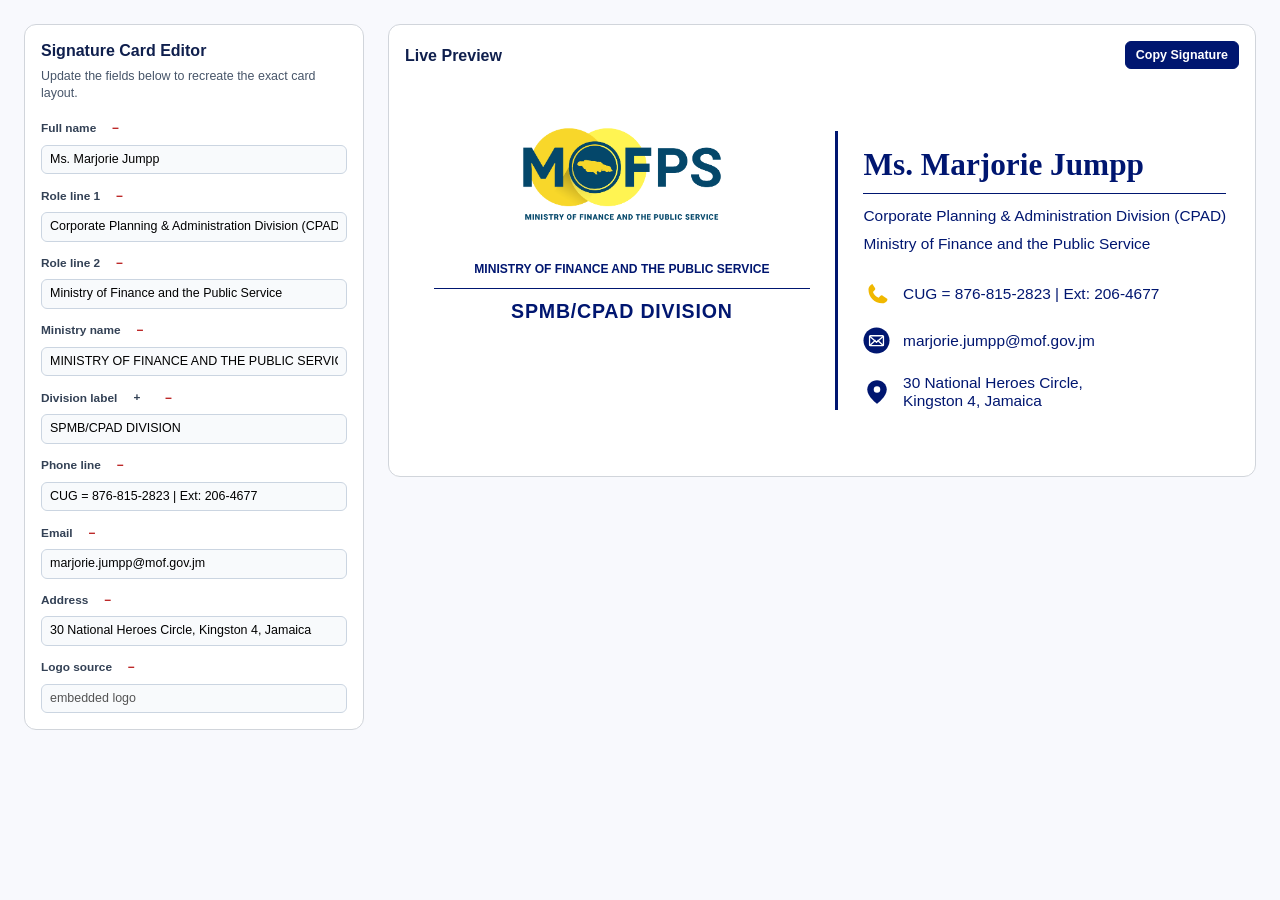
<file: index.html>
<!DOCTYPE html>
<html lang="en">
<head>
  <meta charset="UTF-8" />
  <meta name="viewport" content="width=device-width, initial-scale=1.0" />
  <title>Editable Signature Template</title>
  <link rel="stylesheet" href="signature-template.css" />
</head>
<body>
  <main class="page">
    <section class="editor-panel">
      <h1>Signature Card Editor</h1>
      <p>Update the fields below to recreate the exact card layout.</p>
      <form id="signatureForm">
        <label>
          <div class="label-action-row">
            <span>Full name</span>
            <button type="button" class="remove-field-button" aria-label="Remove field">−</button>
          </div>
          <input type="text" name="name" value="Ms. Marjorie Jumpp" />
        </label>

        <label>
          <div class="label-action-row">
            <span>Role line 1</span>
            <button type="button" class="remove-field-button" aria-label="Remove field">−</button>
          </div>
          <input type="text" name="position" value="Corporate Planning &amp; Administration Division (CPAD)" />
        </label>

        <label>
          <div class="label-action-row">
            <span>Role line 2</span>
            <button type="button" class="remove-field-button" aria-label="Remove field">−</button>
          </div>
          <input type="text" name="organization" value="Ministry of Finance and the Public Service" />
        </label>

        <label>
          <div class="label-action-row">
            <span>Ministry name</span>
            <button type="button" class="remove-field-button" aria-label="Remove field">−</button>
          </div>
          <input type="text" name="ministry" value="MINISTRY OF FINANCE AND THE PUBLIC SERVICE" />
        </label>

        <label class="division-input-row">
          <div class="label-action-row">
            <span>Division label</span>
            <button type="button" class="duplicate-row-button" aria-label="Duplicate division row">+</button>
            <button type="button" class="remove-row-button" aria-label="Remove division row">−</button>
          </div>
          <input type="text" name="division" value="SPMB/CPAD DIVISION" />
        </label>

        <label>
          <div class="label-action-row">
            <span>Phone line</span>
            <button type="button" class="remove-field-button" aria-label="Remove field">−</button>
          </div>
          <input type="text" name="phone" value="CUG = 876-815-2823 | Ext: 206-4677" />
        </label>

        <label>
          <div class="label-action-row">
            <span>Email</span>
            <button type="button" class="remove-field-button" aria-label="Remove field">−</button>
          </div>
          <input type="email" name="email" value="marjorie.jumpp@mof.gov.jm" />
        </label>

        <label>
          <div class="label-action-row">
            <span>Address</span>
            <button type="button" class="remove-field-button" aria-label="Remove field">−</button>
          </div>
          <input type="text" name="address" value="30 National Heroes Circle, Kingston 4, Jamaica" />
        </label>

        <label>
          <div class="label-action-row">
            <span>Logo source</span>
            <button type="button" class="remove-field-button" aria-label="Remove field">−</button>
          </div>
          <input type="text" name="logoPath" value="embedded logo" disabled />
        </label>
      </form>
    </section>

    <section class="preview-panel">
      <div class="preview-header">
        <h2>Live Preview</h2>
        <button class="copy-button" id="copySignatureButton" type="button">Copy Signature</button>
      </div>
      <article class="signature-card">
        <div class="card-inner">
          <div class="card-left">
            <div class="logo-mark">
              <div class="logo-image">
                <img id="logoImg" src="" alt="MOFPS logo" />
              </div>
            </div>
            <p class="ministry" id="ministryText">MINISTRY OF FINANCE AND THE PUBLIC SERVICE</p>
            <div class="section-divider"></div>
            <p class="division" id="divisionText">SPMB/CPAD DIVISION</p>
          </div>

          <div class="vertical-rule"></div>

          <div class="card-right">
            <p class="name" id="nameText">Ms. Marjorie Jumpp</p>
            <div class="title-block">
              <p class="position" id="positionText">Corporate Planning &amp; Administration Division (CPAD)</p>
              <p class="organization" id="organizationText">Ministry of Finance and the Public Service</p>
            </div>
            <div class="contact-list">
              <div class="contact-row">
                <span class="icon icon-phone" aria-hidden="true"></span>
                <span id="phoneText">CUG = 876-815-2823 | Ext: 206-4677</span>
              </div>
              <div class="contact-row">
                <span class="icon icon-email" aria-hidden="true"></span>
                <span id="emailText">marjorie.jumpp@mof.gov.jm</span>
              </div>
              <div class="contact-row">
                <span class="icon icon-location" aria-hidden="true"></span>
                <span id="addressText">30 National Heroes Circle,<br />Kingston 4, Jamaica</span>
              </div>
            </div>
          </div>
        </div>
      </article>
    </section>
  </main>

  <script src="signature-logo-data.js"></script>
  <script src="signature-template.js"></script>
</body>
</html>
</file>
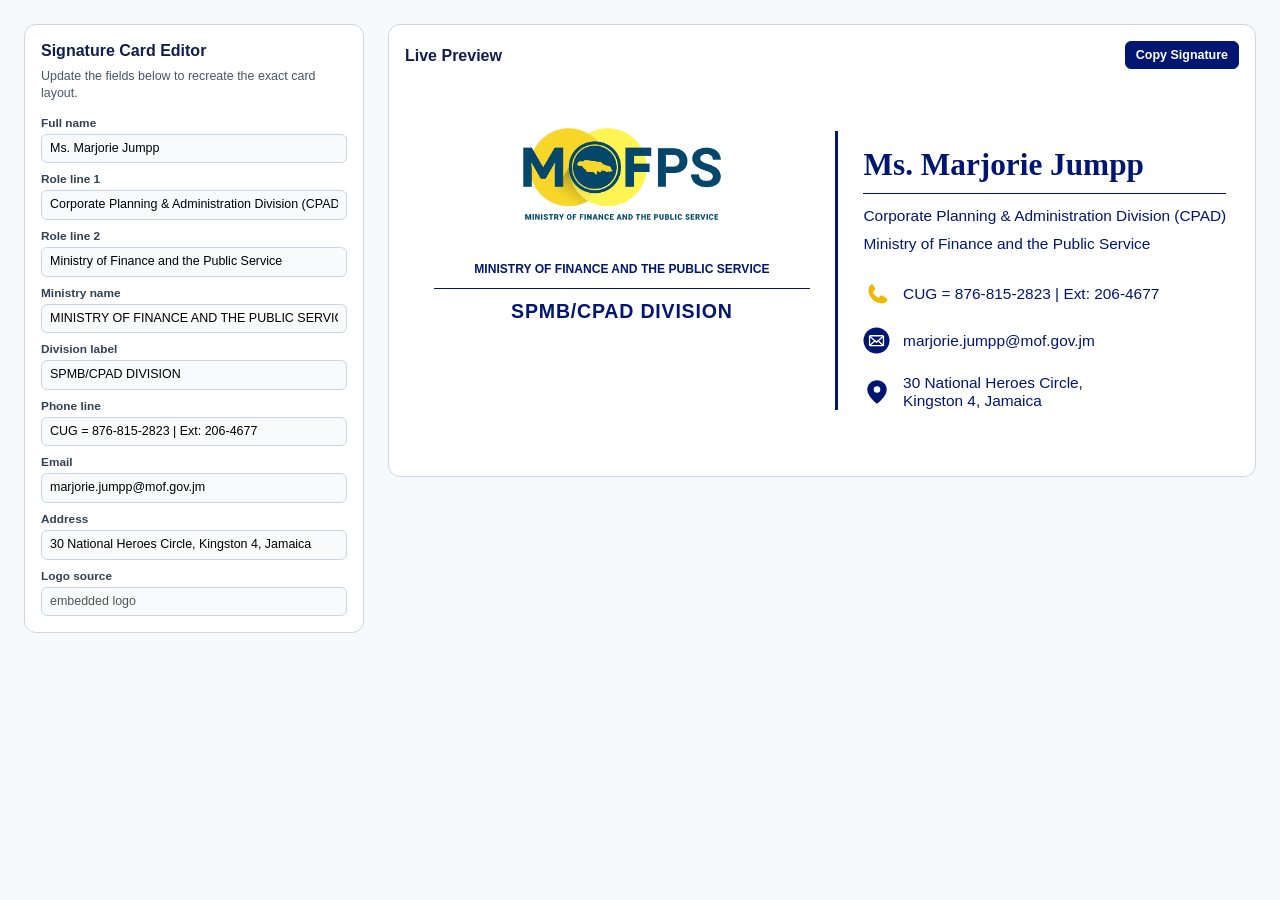
<file: signature-template.html>
<!DOCTYPE html>
<html lang="en">
<head>
  <meta charset="UTF-8" />
  <meta name="viewport" content="width=device-width, initial-scale=1.0" />
  <title>Editable Signature Template</title>
  <link rel="stylesheet" href="signature-template.css" />
</head>
<body>
  <main class="page">
    <section class="editor-panel">
      <h1>Signature Card Editor</h1>
      <p>Update the fields below to recreate the exact card layout.</p>
      <form id="signatureForm">
        <label>
          Full name
          <input type="text" name="name" value="Ms. Marjorie Jumpp" />
        </label>
        <label>
          Role line 1
          <input type="text" name="position" value="Corporate Planning &amp; Administration Division (CPAD)" />
        </label>
        <label>
          Role line 2
          <input type="text" name="organization" value="Ministry of Finance and the Public Service" />
        </label>
        <label>
          Ministry name
          <input type="text" name="ministry" value="MINISTRY OF FINANCE AND THE PUBLIC SERVICE" />
        </label>
        <label>
          Division label
          <input type="text" name="division" value="SPMB/CPAD DIVISION" />
        </label>
        <label>
          Phone line
          <input type="text" name="phone" value="CUG = 876-815-2823 | Ext: 206-4677" />
        </label>
        <label>
          Email
          <input type="email" name="email" value="marjorie.jumpp@mof.gov.jm" />
        </label>
        <label>
          Address
          <input type="text" name="address" value="30 National Heroes Circle, Kingston 4, Jamaica" />
        </label>
        <label>
          Logo source
          <input type="text" name="logoPath" value="embedded logo" disabled />
        </label>
      </form>
    </section>

    <section class="preview-panel">
      <div class="preview-header">
        <h2>Live Preview</h2>
        <button class="copy-button" id="copySignatureButton" type="button">Copy Signature</button>
      </div>
      <article class="signature-card">
        <div class="card-inner">
          <div class="card-left">
            <div class="logo-mark">
              <div class="logo-image">
                <img id="logoImg" src="" alt="MOFPS logo" />
              </div>
            </div>
            <p class="ministry" id="ministryText">MINISTRY OF FINANCE AND THE PUBLIC SERVICE</p>
            <div class="section-divider"></div>
            <p class="division" id="divisionText">SPMB/CPAD DIVISION</p>
          </div>

          <div class="vertical-rule"></div>

          <div class="card-right">
            <p class="name" id="nameText">Ms. Marjorie Jumpp</p>
            <div class="title-block">
              <p class="position" id="positionText">Corporate Planning &amp; Administration Division (CPAD)</p>
              <p class="organization" id="organizationText">Ministry of Finance and the Public Service</p>
            </div>
            <div class="contact-list">
              <div class="contact-row">
                <span class="icon icon-phone" aria-hidden="true"></span>
                <span id="phoneText">CUG = 876-815-2823 | Ext: 206-4677</span>
              </div>
              <div class="contact-row">
                <span class="icon icon-email" aria-hidden="true"></span>
                <span id="emailText">marjorie.jumpp@mof.gov.jm</span>
              </div>
              <div class="contact-row">
                <span class="icon icon-location" aria-hidden="true"></span>
                <span id="addressText">30 National Heroes Circle,<br />Kingston 4, Jamaica</span>
              </div>
            </div>
          </div>
        </div>
      </article>
    </section>
  </main>

  <script src="signature-logo-data.js"></script>
  <script src="signature-template.js"></script>
</body>
</html>
</file>
<file: signature-template.css>
:root {
  color-scheme: light;
  font-family: 'Segoe UI', Tahoma, Geneva, Verdana, sans-serif;
  background: #f8f9fd;
  color: #0f1f4d;
}

* {
  box-sizing: border-box;
}

body {
  margin: 0;
  min-height: 100vh;
}

.page {
  display: grid;
  grid-template-columns: minmax(260px, 340px) minmax(0, 1fr);
  align-items: start;
  gap: 24px;
  padding: 24px;
  max-width: 1600px;
  margin: 0 auto;
}

.editor-panel,
.preview-panel {
  background: #ffffff;
  border: 1px solid #d1d5db;
  border-radius: 12px;
  padding: 16px;
}

.editor-panel {
  position: sticky;
  top: 16px;
  max-height: calc(100vh - 32px);
  overflow-y: auto;
}

h1,
h2 {
  margin: 0 0 8px;
  font-size: 1rem;
  line-height: 1.2;
}

.editor-panel p {
  margin: 0 0 14px;
  font-size: 0.78rem;
  line-height: 1.35;
  color: #475569;
}

form {
  display: grid;
  gap: 9px;
}

label {
  display: grid;
  gap: 4px;
  font-size: 0.74rem;
  font-weight: 600;
  color: #334155;
}

.label-action-row {
  display: inline-flex;
  align-items: center;
  gap: 0.45rem;
  font: inherit;
  color: inherit;
}

.duplicate-row-button {
  border: none;
  background: transparent;
  color: inherit;
  font: inherit;
  font-weight: 700;
  width: 1.55rem;
  height: 1.55rem;
  line-height: 1;
  display: inline-flex;
  align-items: center;
  justify-content: center;
  border-radius: 0.35rem;
  cursor: pointer;
  padding: 0;
}

.duplicate-row-button:hover,
.duplicate-row-button:focus-visible {
  background: rgba(0, 22, 112, 0.08);
}

.remove-field-button,
.remove-row-button {
  border: none;
  background: transparent;
  color: #b91c1c;
  font: inherit;
  font-weight: 700;
  width: 1.55rem;
  height: 1.55rem;
  display: inline-flex;
  align-items: center;
  justify-content: center;
  border-radius: 0.35rem;
  cursor: pointer;
  padding: 0;
}

.remove-field-button:hover,
.remove-row-button:hover,
.remove-field-button:focus-visible,
.remove-row-button:focus-visible {
  background: rgba(185, 28, 28, 0.08);
}

input {
  width: 100%;
  padding: 6px 8px;
  border: 1px solid #cbd5e1;
  border: 1px solid #cbd5e1;
  border-radius: 6px;
  font: 0.78rem/1.25 'Segoe UI', Tahoma, Geneva, Verdana, sans-serif;
  background: #f8fafc;
}

.preview-panel {
  min-width: 0;
  overflow: visible;
  overflow-y: visible;
}

.preview-header {
  display: flex;
  align-items: center;
  justify-content: space-between;
  gap: 12px;
  margin-bottom: 12px;
}

.preview-header h2 {
  margin: 0;
}

.copy-button {
  border: 1px solid #001670;
  border-radius: 6px;
  padding: 7px 10px;
  background: #001670;
  color: #ffffff;
  font: 700 0.78rem/1 'Segoe UI', Tahoma, Geneva, Verdana, sans-serif;
  cursor: pointer;
}

.copy-button:hover {
  background: #0b258a;
}

.signature-card {
  position: relative;
  width: 100%;
  max-width: 1862px;
  min-width: 0;
  aspect-ratio: 1862 / 845;
  background: #ffffff;
  border-radius: 0;
  box-shadow: none;
  overflow: hidden;
  container-type: inline-size;
}

.signature-card::before {
  content: none;
}

.card-inner {
  height: 100%;
  display: grid;
  grid-template-columns: minmax(0, 48.4%) 0.45% minmax(0, 1fr);
  column-gap: 3.25%;
  align-items: stretch;
  padding: 6% 3.5% 7.5%;
}

.card-left {
  min-width: 0;
  display: grid;
  grid-template-rows: 43% auto 0.22cqw auto 1fr;
  align-items: start;
  row-gap: 1.45cqw;
}

.card-right {
  min-width: 0;
  display: grid;
  grid-template-rows: auto auto 1fr;
  align-content: start;
  padding-top: 2.15cqw;
}

.logo-mark {
  width: 92%;
  justify-self: center;
  align-self: end;
  overflow: hidden;
}

.logo-mark::before,
.logo-mark::after {
  content: none;
}

.logo-mark::before {
  width: 140px;
  height: 140px;
  background: #fbbf24;
  left: 8px;
  top: 18px;
}

.logo-mark::after {
  width: 150px;
  height: 150px;
  background: #fde047;
  left: 70px;
  top: 6px;
  opacity: 0.95;
}

.logo-image {
  width: 100%;
  display: block;
  overflow: hidden;
}

.logo-image img {
  width: 100%;
  height: auto;
  display: block;
  transform: none;
}

.logo-text {
  display: inline-flex;
  align-items: center;
  gap: 0.15em;
  position: relative;
  z-index: 1;
  color: #112c7f;
  font-weight: 900;
  font-size: 5rem;
  letter-spacing: -0.06em;
  line-height: 1;
}

.logo-letter {
  display: inline-flex;
  align-items: center;
  justify-content: center;
}

.logo-badge {
  width: 120px;
  height: 120px;
  border-radius: 999px;
  display: grid;
  place-items: center;
  background: #112c7f;
  border: 12px solid #fde047;
  margin: 0 0.1em;
}

.logo-badge svg {
  width: 68px;
  height: 68px;
}

.ministry,
.division,
.position,
.organization,
.name,
.contact-row span {
  margin: 0;
}

.ministry {
  align-self: end;
  font-size: 1.45cqw;
  line-height: 1.08;
  font-weight: 900;
  letter-spacing: 0;
  text-transform: uppercase;
  color: #001670;
  text-align: center;
  white-space: nowrap;
}

.section-divider {
  width: 100%;
  border-bottom: 0.22cqw solid #001670;
}

.division {
  font-size: 2.35cqw;
  line-height: 1;
  font-weight: 900;
  letter-spacing: 0.04em;
  text-transform: uppercase;
  color: #001670;
  text-align: center;
  white-space: nowrap;
}

.vertical-rule {
  width: 100%;
  height: 100%;
  background: #001670;
  border-radius: 0;
}

.name {
  font-family: Georgia, 'Times New Roman', Times, serif;
  font-size: 3.75cqw;
  line-height: 1;
  font-weight: 700;
  color: #001670;
  padding-bottom: 1.55cqw;
  margin: 0;
  border-bottom: 0.22cqw solid #001670;
  white-space: nowrap;
}

.name::after {
  content: none;
}

.title-block {
  display: grid;
  gap: 1.25cqw;
  margin-top: 1.55cqw;
}

.position,
.organization {
  color: #001670;
  font-size: 1.85cqw;
  line-height: 1.12;
  font-weight: 500;
  white-space: nowrap;
}

.contact-list {
  display: grid;
  gap: 2.45cqw;
  margin-top: 3.45cqw;
}

.contact-row {
  display: flex;
  align-items: center;
  gap: 1.6cqw;
  color: #001670;
  font-size: 1.85cqw;
  line-height: 1.16;
  font-weight: 500;
  min-width: 0;
}

.contact-row span {
  white-space: nowrap;
}

.icon {
  width: 3.15cqw;
  height: 3.15cqw;
  flex-shrink: 0;
  background-repeat: no-repeat;
  background-position: center;
  background-size: contain;
  margin-top: 0;
}

.icon-phone {
  background-image: url("data:image/svg+xml,%3Csvg xmlns='http://www.w3.org/2000/svg' viewBox='0 0 64 64'%3E%3Cpath fill='%23f0b800' d='M18 9c-4 2-7 7-7 12 0 19 15 34 34 34 5 0 10-3 12-7 1-2 1-4-1-5l-10-7c-2-1-4-1-6 1l-4 4c-7-3-11-7-14-14l4-4c2-2 2-4 1-6l-6-9c-1-1-2-1-3 1z'/%3E%3C/svg%3E");
}

.icon-email {
  background-image: url("data:image/svg+xml,%3Csvg xmlns='http://www.w3.org/2000/svg' viewBox='0 0 64 64'%3E%3Ccircle cx='32' cy='32' r='30' fill='%23001670'/%3E%3Crect x='16' y='21' width='32' height='23' rx='2' fill='none' stroke='white' stroke-width='3'/%3E%3Cpath d='M17 23l15 13 15-13M17 43l12-11M47 43L35 32' fill='none' stroke='white' stroke-width='3' stroke-linecap='round' stroke-linejoin='round'/%3E%3C/svg%3E");
}

.icon-location {
  background-image: url("data:image/svg+xml,%3Csvg xmlns='http://www.w3.org/2000/svg' viewBox='0 0 64 64'%3E%3Cpath fill='%23001670' d='M32 3c-13 0-24 10-24 23 0 18 24 35 24 35s24-17 24-35C56 13 45 3 32 3z'/%3E%3Ccircle cx='32' cy='26' r='8' fill='white'/%3E%3C/svg%3E");
}

@media (max-width: 960px) {
  .page {
    grid-template-columns: 1fr;
  }

  .editor-panel {
    position: static;
    max-height: none;
  }

  .preview-panel {
    overflow: visible;
  }
}

@media (max-width: 640px) {
  .page {
    padding: 16px;
  }

  .logo-text {
    font-size: 4rem;
  }
}
</file>
